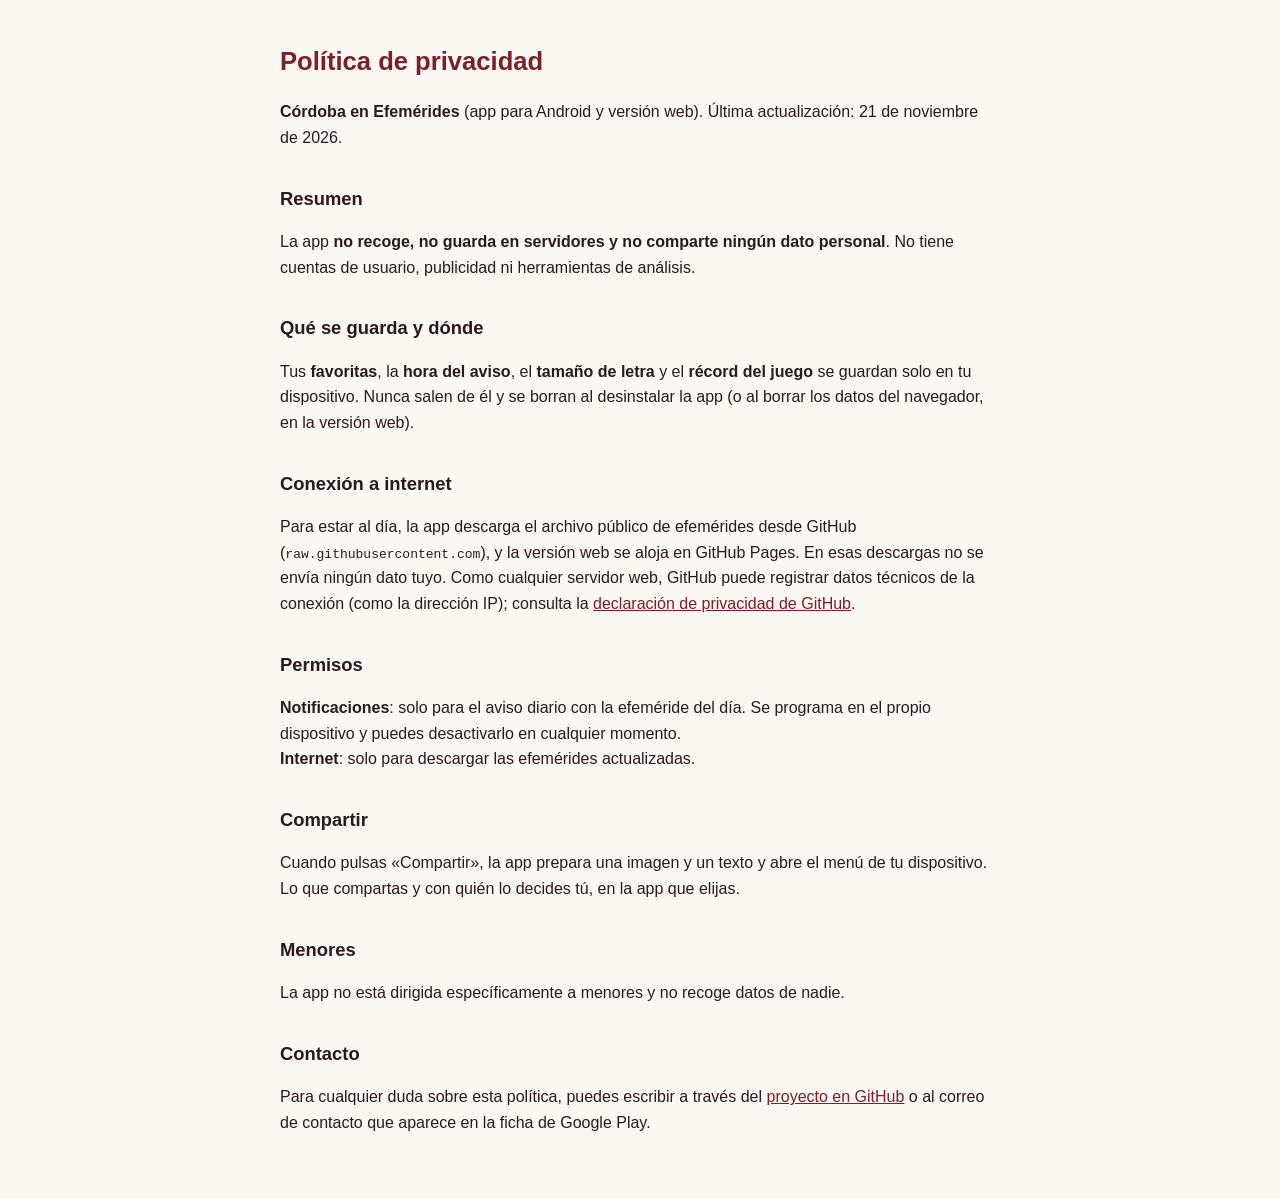
<file: web/privacidad.html>
<!doctype html>
<html lang="es">
<head>
  <meta charset="utf-8">
  <meta name="viewport" content="width=device-width, initial-scale=1">
  <title>Política de privacidad · Córdoba en Efemérides</title>
  <link rel="icon" href="iconos/icono-192.png" type="image/png">
  <style>
    :root { --fondo: #FBF8F4; --texto: #2A1A1C; --primario: #7A1F2B; color-scheme: light; }
    @media (prefers-color-scheme: dark) { :root { --fondo: #1A1213; --texto: #F2E6E3; --primario: #FFB3B8; color-scheme: dark; } }
    body { margin: 0; background: var(--fondo); color: var(--texto); font-family: -apple-system, "Segoe UI", Roboto, sans-serif; line-height: 1.6; }
    main { max-width: 720px; margin: 0 auto; padding: 24px 16px 48px; }
    h1 { color: var(--primario); font-size: 1.6rem; }
    h2 { font-size: 1.15rem; margin-top: 1.8em; }
    a { color: var(--primario); }
  </style>
</head>
<body>
<main>
  <h1>Política de privacidad</h1>
  <p><strong>Córdoba en Efemérides</strong> (app para Android y versión web). Última actualización: 21 de noviembre de 2026.</p>

  <h2>Resumen</h2>
  <p>La app <strong>no recoge, no guarda en servidores y no comparte ningún dato personal</strong>. No tiene cuentas de usuario, publicidad ni herramientas de análisis.</p>

  <h2>Qué se guarda y dónde</h2>
  <p>Tus <strong>favoritas</strong>, la <strong>hora del aviso</strong>, el <strong>tamaño de letra</strong> y el <strong>récord del juego</strong> se guardan solo en tu dispositivo. Nunca salen de él y se borran al desinstalar la app (o al borrar los datos del navegador, en la versión web).</p>

  <h2>Conexión a internet</h2>
  <p>Para estar al día, la app descarga el archivo público de efemérides desde GitHub (<code>raw.githubusercontent.com</code>), y la versión web se aloja en GitHub Pages. En esas descargas no se envía ningún dato tuyo. Como cualquier servidor web, GitHub puede registrar datos técnicos de la conexión (como la dirección IP); consulta la <a href="https://docs.github.com/es/site-policy/privacy-policies/github-general-privacy-statement">declaración de privacidad de GitHub</a>.</p>

  <h2>Permisos</h2>
  <p><strong>Notificaciones</strong>: solo para el aviso diario con la efeméride del día. Se programa en el propio dispositivo y puedes desactivarlo en cualquier momento.<br>
  <strong>Internet</strong>: solo para descargar las efemérides actualizadas.</p>

  <h2>Compartir</h2>
  <p>Cuando pulsas «Compartir», la app prepara una imagen y un texto y abre el menú de tu dispositivo. Lo que compartas y con quién lo decides tú, en la app que elijas.</p>

  <h2>Menores</h2>
  <p>La app no está dirigida específicamente a menores y no recoge datos de nadie.</p>

  <h2>Contacto</h2>
  <p>Para cualquier duda sobre esta política, puedes escribir a través del <a href="https://github.com/eloyanlepa/cordoba-en-efemerides/issues">proyecto en GitHub</a> o al correo de contacto que aparece en la ficha de Google Play.</p>
</main>
</body>
</html>
</file>
